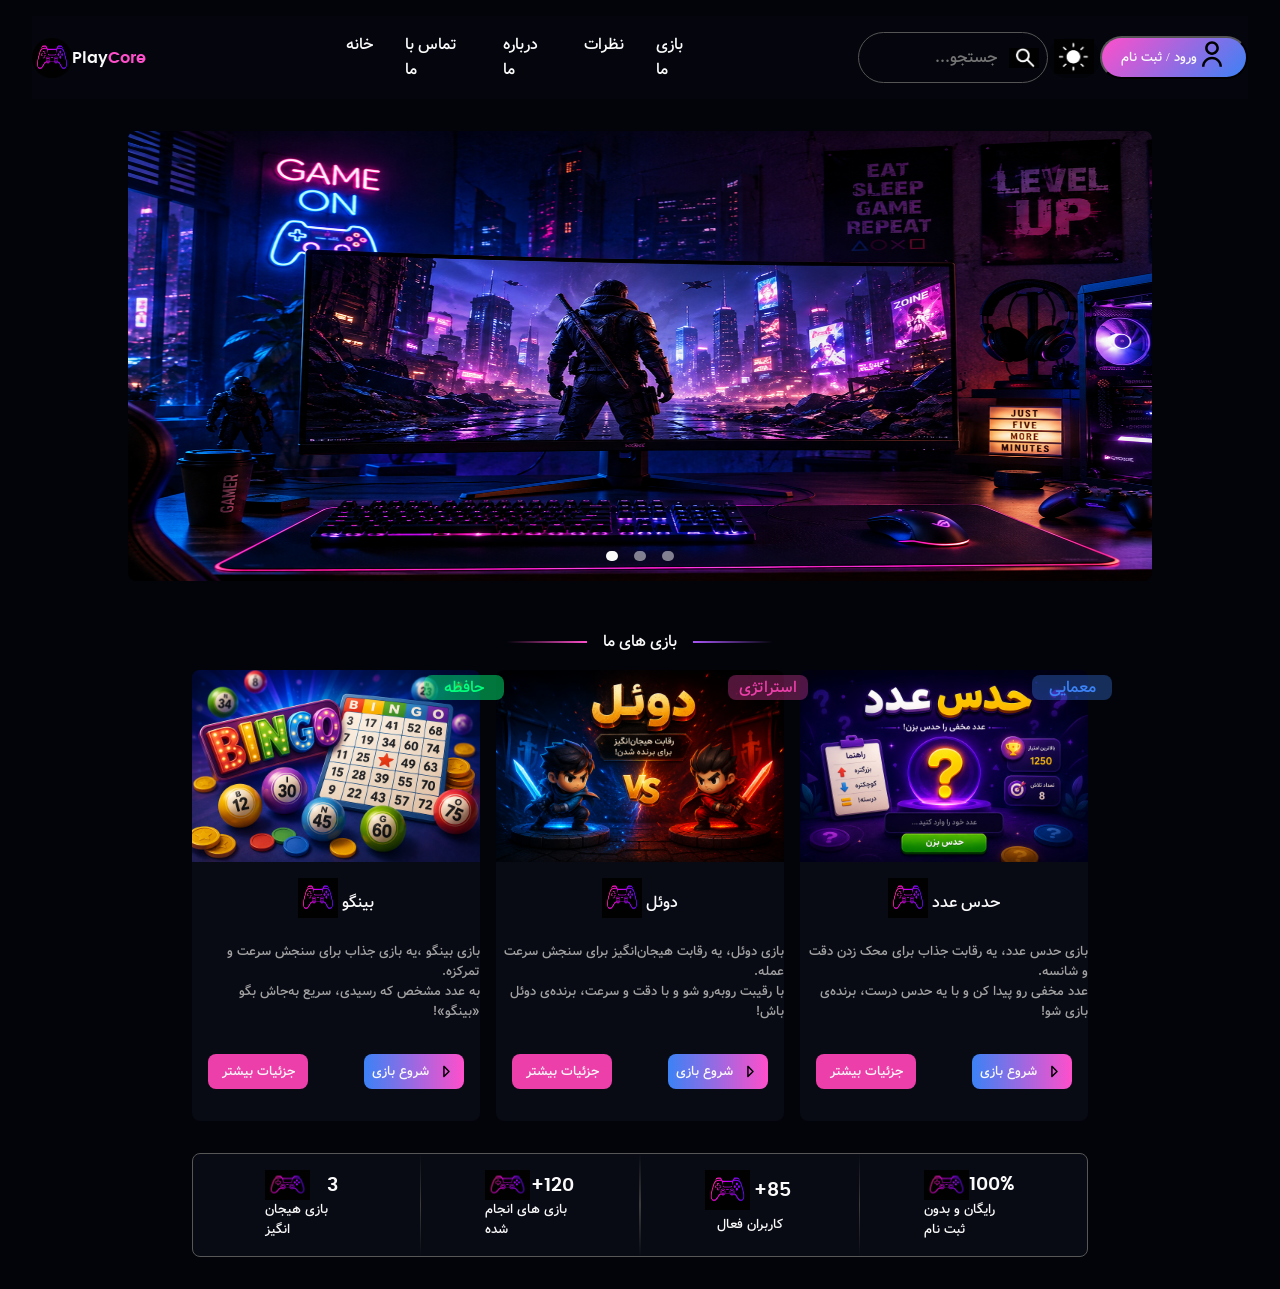
<file: index.html>
<!DOCTYPE html><html lang="en" dir="ltr"><head>
    <meta charset="UTF-8">
    <meta name="viewport" content="width=device-width, initial-scale=1.0">
    <meta http-equiv="X-UA-Compatible" content="ie=edge">
    <link rel="stylesheet" href="/gamehub.3a01df49.css">
    <script type="module" defer="" src="/gamehub.3c14d121.js"></script>
    <title>Game hub</title>
  </head>
  <body>
    <header>
      <div class="header-left">
        <img src="/file_0000000025fc820a92a024c078c19c43.ff9dfb0a.png" alt="">
        <p>Play<span>Core</span></p>
      </div>
      <ul class="nav">
        <li class="nav_link">خانه</li>
        <li class="nav_link">تماس با ما</li>
        <li class="nav_link">درباره ما</li>
        <li class="nav_link">نظرات</li>
        <li class="nav_link">بازی ما</li>
      </ul>
      <div class="search">
        <input type="text" value="" placeholder="جستجو...">
        <img src="/white.7c7e4257.png" alt="">
      </div>
      <button class="change-mood">
        <img class="mosun" src="/white-Sun.6826733d.png" alt="">
      </button>
      <button class="box-log">
        ورود / ثبت نام
        <span class="sd"><img src="/user%201.e1bb61e7.svg" alt=""></span>
      </button>
    </header>
    <main>
      <section class="sectionslider">
        <div class="div-slide">
          <div class="slide slider-1">
            <img class="img-slide" src="/ChatGPT%20Image%20Aug%2017,%202026,%2002_09_22%20PM.dfbe342d.png" alt="">
          </div>
          <div class="slide slider-2">
            <img class="img-slide" src="/ChatGPT%20Image%20Aug%2017,%202026,%2003_26_20%20PM.a7c30b25.png" alt="">
          </div>
          <div class="slide slider-3">
            <img class="img-slide" src="/2026-08-17-16-11-37-night_city_boy_cyberpunk_2077_4k_3a.12cf2d55.jpg" alt="">
          </div>
          <button class="slider-button slider-button-left">
            <img src="/left%20arrow%202.1b0b0e1b.svg" alt="">
          </button>
          <button class="slider-button slider-button-right">
            <img src="/right%20arrow%202.039d2b45.svg" alt="">
          </button>
          <div class="dots"></div>
        </div>
      </section>
      <div class="flex-middle-text">
        <p class="middle-text">بازی های ما</p>
      </div>
      <section class="flex-cart" id="games">
        <div class="cart">
          <img class="cart-header-img" src="/ChatGPT%20Image%20Aug%2016,%202026,%2008_30_28%20PM.6d6a9234.png" alt="">
          <p class="text-header-cart">
            <span><img class="cart-logo-img" src="/file_0000000025fc820a92a024c078c19c43.ff9dfb0a.png" alt=""></span>
            بینگو
          </p>
          <p class="text-under-header-cart">
            بازی بینگو ،یه بازی جذاب برای سنجش سرعت و تمرکزه.<br>
            به عدد مشخص که رسیدی، سریع به‌جاش بگو «بینگو»!
          </p>
          <div class="flex-end-cart">
            <div class="div-left-end-cart" data-slide="1">جزئیات بیشتر</div>
            <div>
              <a class="button-start-game" href="/bingo/indexbingo.html">
                شروع بازی
                <img class="button-start-game-img" src="/right%20arrow%201.8f55affa.svg" alt=""></a>
            </div>
          </div>
          <span class="zhanr-memory">حافظه</span>
        </div>
        <div class="cart">
          <img class="cart-header-img" src="/ChatGPT%20Image%20Aug%2016,%202026,%2009_51_55%20PM.6989d43e.png" alt="">
          <p class="text-header-cart">
            <span><img class="cart-logo-img" src="/file_0000000025fc820a92a024c078c19c43.ff9dfb0a.png" alt=""></span>
            دوئل
          </p>
          <p class="text-under-header-cart">
            بازی دوئل، یه رقابت هیجان‌انگیز برای سنجش سرعت عمله.<br>
            با رقیبت روبه‌رو شو و با دقت و سرعت، برنده‌ی دوئل باش!
          </p>
          <div class="flex-end-cart">
            <div class="div-left-end-cart" data-slide="2">جزئیات بیشتر</div>
            <div>
              <a class="button-start-game" href="/pig/pig.html">شروع بازی
                <img class="button-start-game-img" src="/right%20arrow%201.8f55affa.svg" alt=""></a>
            </div>
          </div>
          <span class="zhanr-plane">استراتژی</span>
        </div>
        <div class="cart">
          <img class="cart-header-img" src="/ChatGPT%20Image%20Aug%2016,%202026,%2009_55_25%20PM.a50392c7.png" alt="">
          <p class="text-header-cart">
            <span><img class="cart-logo-img" src="/file_0000000025fc820a92a024c078c19c43.ff9dfb0a.png" alt=""></span>
            حدس عدد
          </p>
          <p class="text-under-header-cart">
            بازی حدس عدد، یه رقابت جذاب برای محک زدن دقت و شانسه.<br>
            عدد مخفی رو پیدا کن و با یه حدس درست، برنده‌ی بازی شو!
          </p>
          <div class="flex-end-cart">
            <div class="div-left-end-cart" data-slide="3">جزئیات بیشتر</div>
            <div>
              <a class="button-start-game" href="/guess/guess.html">
                شروع بازی
                <img class="button-start-game-img" src="/right%20arrow%201.8f55affa.svg" alt=""></a>
            </div>
          </div>
          <span class="zhanr-secret">معمایی</span>
        </div>
      </section>
    </main>
    <footer>
      <div class="footer-box">
        <img src="/file_0000000025fc820a92a024c078c19c43.ff9dfb0a.png" alt="">
        <span class="text-top-footer">3</span>
        <p class="text-bottom-footer">بازی هیجان انگیز</p>
      </div>
      <div class="footer-box border-footer">
        <img src="/file_0000000025fc820a92a024c078c19c43.ff9dfb0a.png" alt="">
        <span class="text-top-footer">+120</span>
        <p class="text-bottom-footer">بازی های انجام شده</p>
      </div>
      <div class="footer-box border-footer">
        <img src="/file_0000000025fc820a92a024c078c19c43.ff9dfb0a.png" alt="">
        <span class="text-top-footer">+85</span>
        <p class="text-bottom-footer">کاربران فعال</p>
      </div>
      <div class="footer-box">
        <img src="/file_0000000025fc820a92a024c078c19c43.ff9dfb0a.png" alt="">
        <span class="text-top-footer">100%</span>
        <p class="text-bottom-footer">رایگان و بدون ثبت نام</p>
      </div>
    </footer>
    <section class="section-data">
      <button class="close-data">x</button>
      <section class="section-data-1 general">
        <div class="data">
          <p>
            🎯 بازی بینگو <br>
            در بازی بینگو باید حواست به اعداد باشه! بازی در سه سطح آسان، متوسط و
            سخت و با سه رنج اعداد ۱۰۰، ۲۰۰ و ۳۰۰ انجام میشه. همچنین می‌تونی
            انتخاب کنی که تو بازی رو شروع کنی یا حریفت.
            <br>
            اما قانون اصلی بازی اینه: هر وقت به عددی رسیدی که مضرب ۷ هست یا خود
            عدد شامل رقم ۷ میشه، باید سریع بگی «بینگو!» 🎯 اگه فراموش کنی یا
            اشتباه بگی، بازی رو می‌بازی!
          </p>
        </div>
      </section>
      <section class="section-data-2 general">
        <div class="data">
          ⚔️ بازی دوئل
          <br>
          در بازی دوئل، دو بازیکن با تکیه بر شانس و ریسک با یکدیگر رقابت
          می‌کنند. در هر نوبت می‌توانید چندین بار تاس بیندازید و اعداد تاس‌ها با
          هم جمع می‌شوند. اگر احساس کردید ریسک کافی است، با انتخاب گزینه Hold
          امتیاز جمع‌شده را در کیسه خود ذخیره کرده و نوبت را به حریف می‌دهید.
          <br>
          اما مراقب باشید! 🎲 اگر هنگام تاس انداختن عدد ۱ ظاهر شود، تمام امتیاز
          جمع‌شده در آن نوبت از بین می‌رود و چیزی به کیسه شما اضافه نمی‌شود. در
          نهایت، اولین بازیکنی که مجموع امتیاز کیسه‌اش به ۱۰۰ برسد، برنده بازی
          است.🏆
        </div>
      </section>
      <section class="section-data-3 general">
        <div class="data">
           🎯 بازی حدس عدد
          <br>
          در بازی حدس عدد، کامپیوتر یک عدد تصادفی بین ۱ تا ۱۰۰ انتخاب
          می‌کند و آن را مخفی نگه می‌دارد. شما ۲۰ فرصت دارید تا عدد موردنظر
          را پیدا کنید.
          <br>
          بعد از هر حدس، کامپیوتر راهنمایی‌تان می‌کند که عدد مخفی بزرگ‌تر یا
          کوچک‌تر از حدس شماست. هرچه با حدس‌های کمتری عدد را پیدا کنید،
          امتیاز و رکورد بهتری ثبت می‌کنید. اما اگر تعداد حدس‌هایتان از ۲۰
          بار بیشتر شود، بازی را می‌بازید! 🏆
        </div>
        
      </section>
      
    </section>
    <div class="overlay hidden"></div>
  

</body></html>
</file>
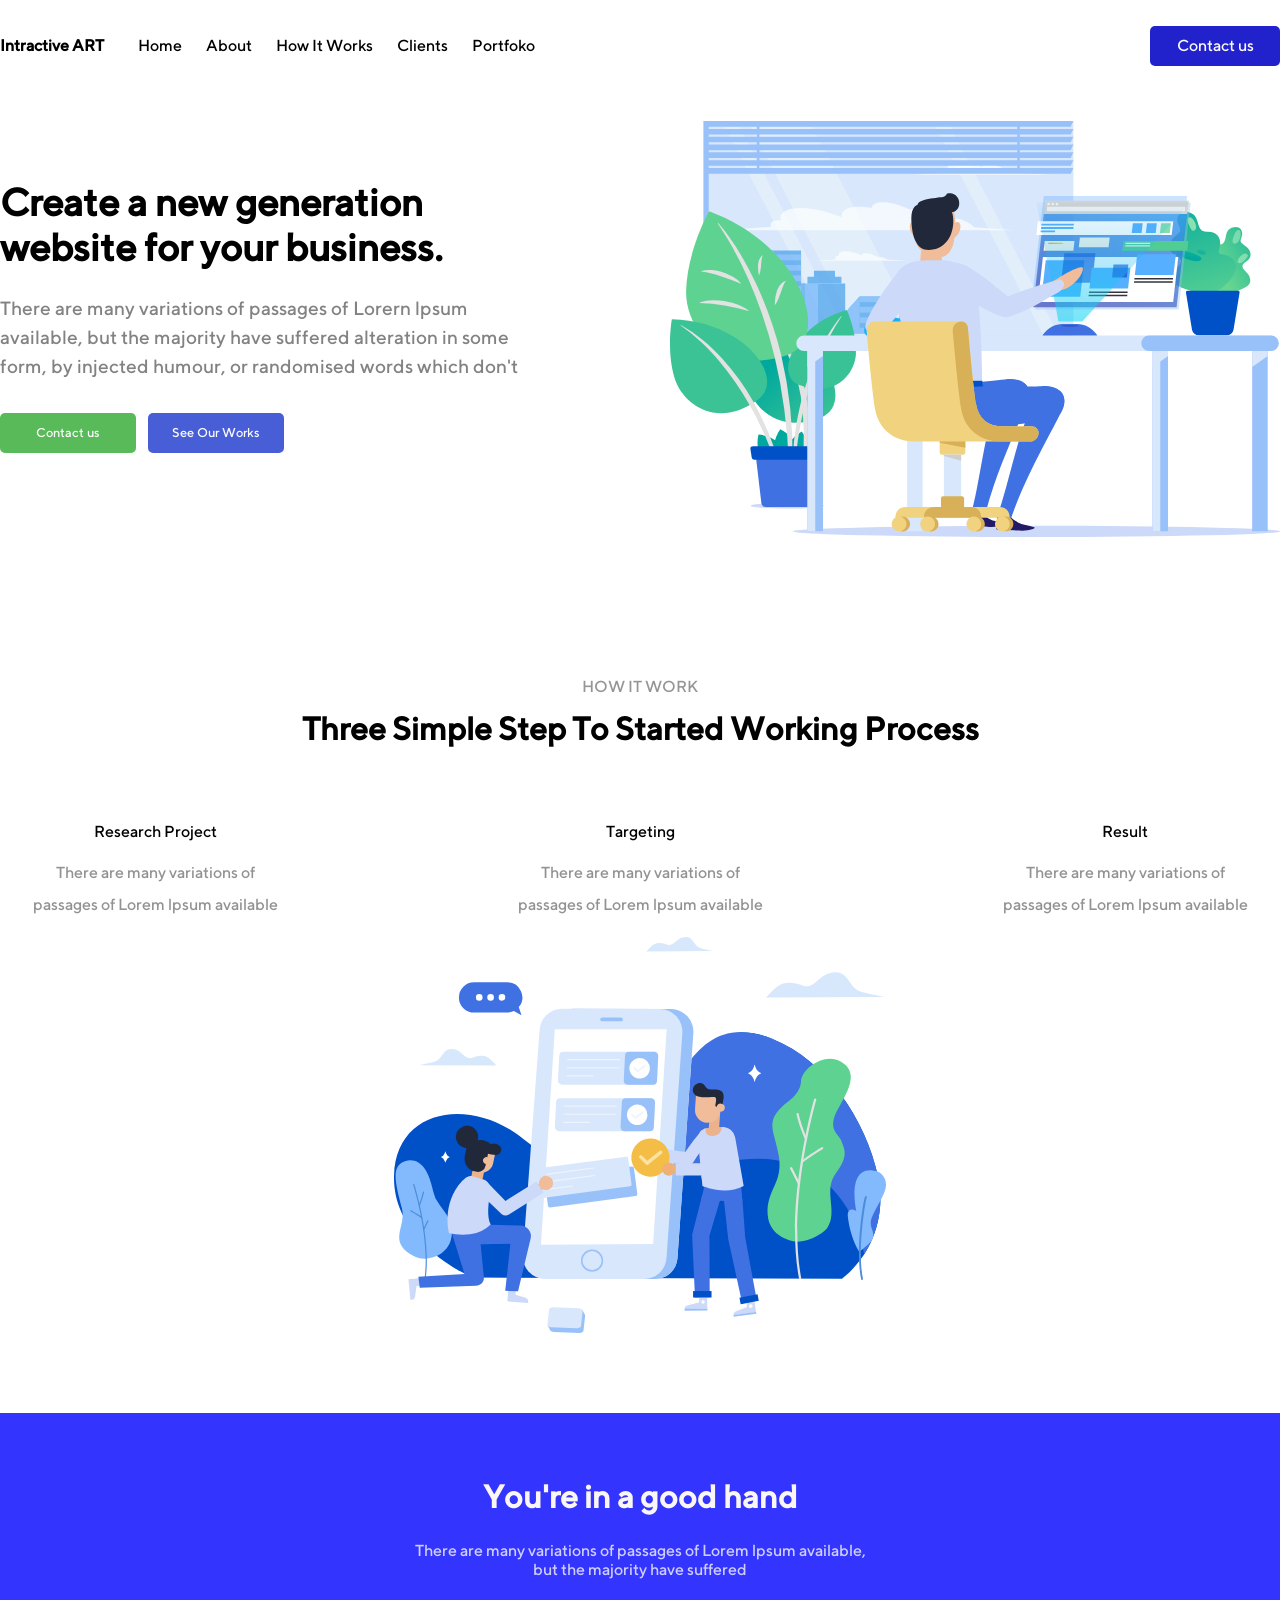
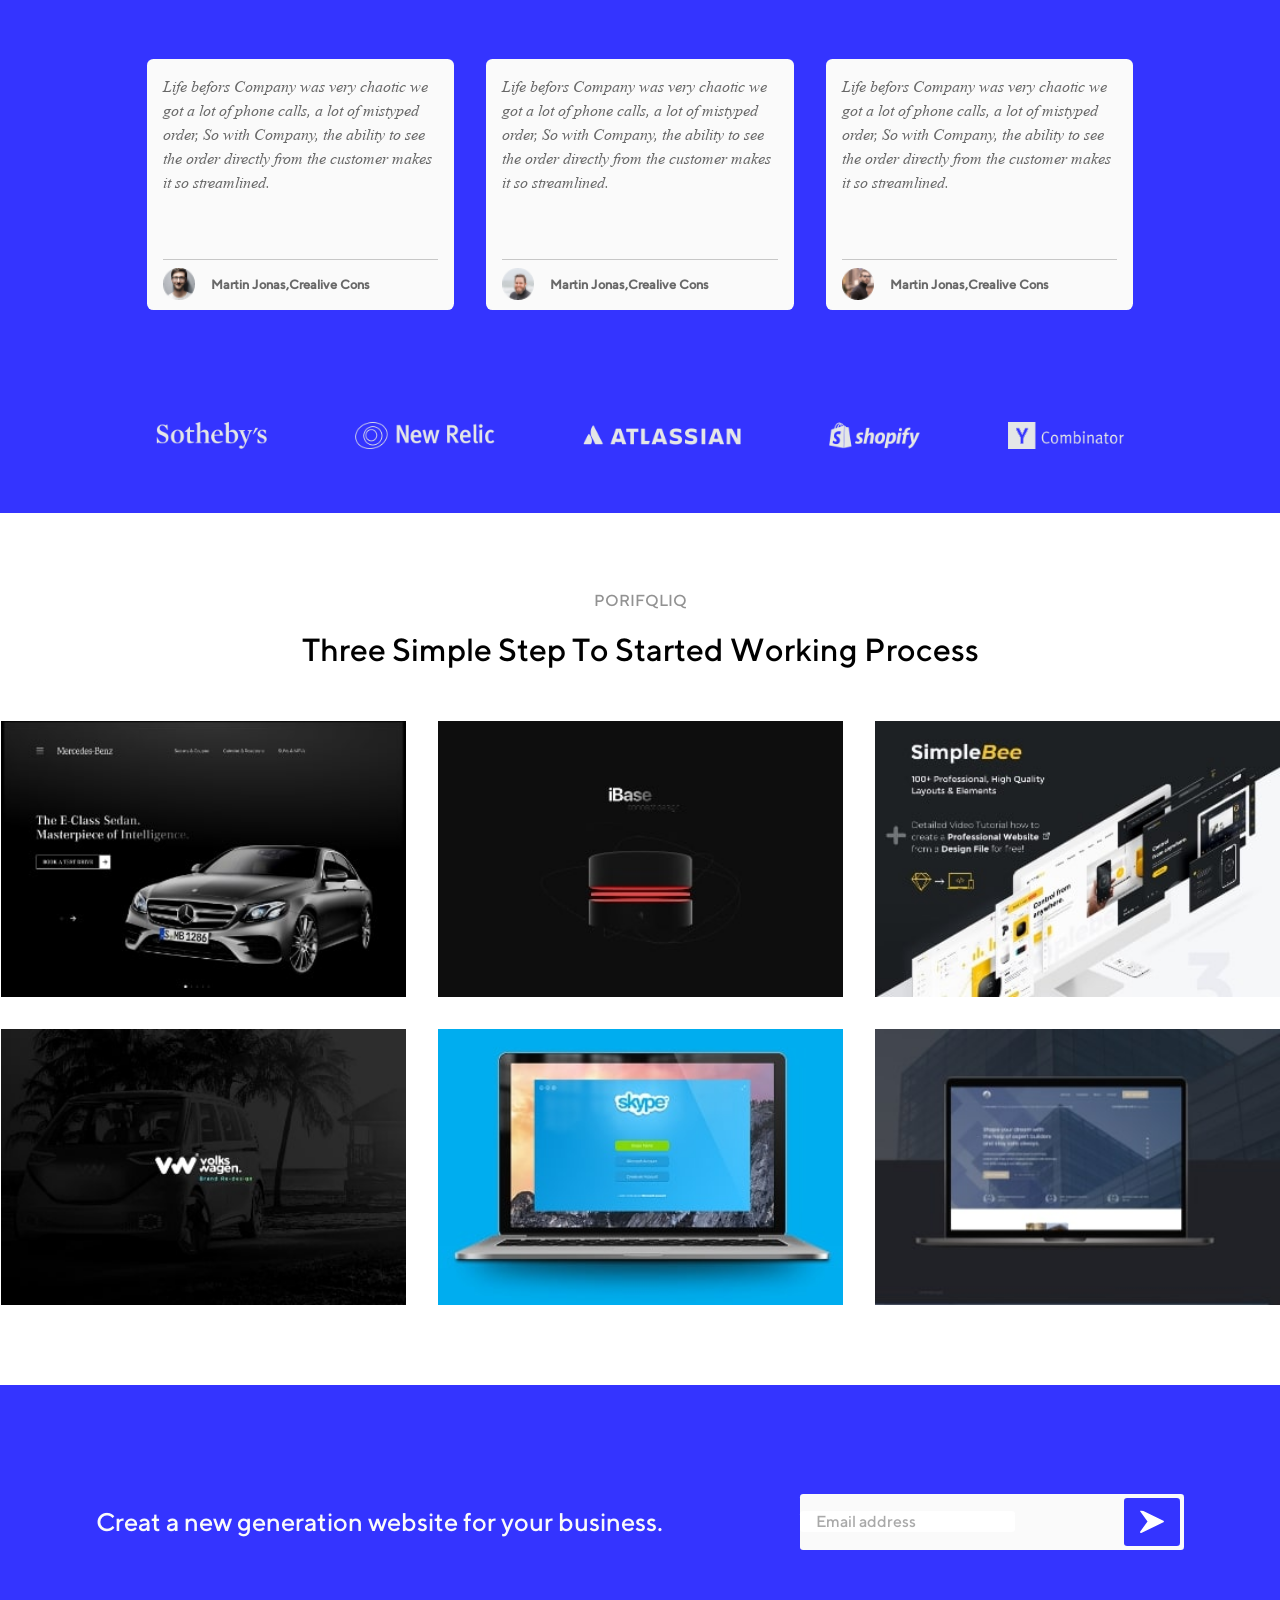
<file: website-ready (1)/index.html>
<!doctype html>
<html lang="en">
  <head>
    <meta charset="UTF-8" />
    <meta name="viewport" content="width=device-width, initial-scale=1.0" />
    <meta http-equiv="X-UA-Compatible" content="ie=edge" />
    <link rel="stylesheet" href="style.css" />
    <title>company</title>
  </head>
  <body>
    <header class="container header">
      <div class="divh1">
        <p class="h1">Intractive ART</p>
        <li>Home</li>
        <li>About</li>
        <li>How It Works</li>
        <li>Clients</li>
        <li>Portfoko</li>
      </div>
      <div class="btnheader">
        <p>Contact us</p>
      </div>
      <div class="hamburger">
        <span></span>
        <span></span>
        <span></span>
      </div>
      <div class="menu__hamburger">
        <li>Home</li>
        <li>About</li>
        <li>How It Works</li>
        <li>Clients</li>
        <li>Portfoko</li>
      </div>
    </header>
    <main class="container">
      <div class="main1">
        <div><img width="610px" src="images/header-img.svg" alt="" /></div>
        <div class="maindiv12">
          <div class="maintext">
            <h1>Create a new generation website for your business.</h1>
            <p class="textunderh1">
              There are many variations of passages of Lorern lpsum available,
              but the majority have suffered alteration in some form, by
              injected humour, or randomised words which don't
            </p>
          </div>
          <div class="maindivbtn">
            <p class="btnmain1">Contact us</p>
            <p class="btnmain2">See Our Works</p>
          </div>
        </div>
      </div>
      <div class="divtext">
        <p class="textmain">HOW IT WORK</p>
        <h2 class="textmainh2">Three Simple Step To Started Working Process</h2>
        <div class="divtext2">
          <div class="textfirst">
            <p>Research Project</p>
            <p class="textfirst2">
              There are many variations of<br />passages of Lorem lpsum
              available
            </p>
          </div>
          <div class="textfirst">
            <p>Targeting</p>
            <p class="textfirst2">
              There are many variations of<br />passages of Lorem lpsum
              available
            </p>
          </div>
          <div class="textfirst">
            <p>Result</p>
            <p class="textfirst2">
              There are many variations of<br />passages of Lorem lpsum
              available
            </p>
          </div>
        </div>
      </div>
      <div class="mainimage">
        <img src="images/main-img.svg" alt="" />
      </div>
    </main>
    <div class="middlemain">
      <div class="widthmain">
        <div class="middlemaintext">
          <h2 class="middletext">You're in a good hand</h2>
          <p class="middletext2">
            There are many variations of passages of Lorem lpsum available,<br />but
            the majority have suffered
          </p>
        </div>
        <div class="divparentidea">
          <div class="dividea">
            <div>
              <p>
                Life befors Company was very chaotic we got a lot of phone
                calls, a lot of mistyped order, So with Company, the ability to
                see the order directly from the customer makes it so
                streamlined.
              </p>
            </div>
            <div class="divimgidea">
              <img class="imgidea" src="images/person-1.png" alt="" />
              <p>Martin Jonas,Crealive Cons</p>
            </div>
          </div>
          <div class="dividea">
            <div>
              <p>
                Life befors Company was very chaotic we got a lot of phone
                calls, a lot of mistyped order, So with Company, the ability to
                see the order directly from the customer makes it so
                streamlined.
              </p>
            </div>
            <div class="divimgidea">
              <img class="imgidea" src="images/person-2.png" alt="" />
              <p>Martin Jonas,Crealive Cons</p>
            </div>
          </div>
          <div class="dividea">
            <div>
              <p>
                Life befors Company was very chaotic we got a lot of phone
                calls, a lot of mistyped order, So with Company, the ability to
                see the order directly from the customer makes it so
                streamlined.
              </p>
            </div>
            <div class="divimgidea">
              <img class="imgidea" src="images/person-3.png" alt="" />
              <p>Martin Jonas,Crealive Cons</p>
            </div>
          </div>
        </div>
        <div class="mainlogo">
          <img src="images/logo-1.svg" alt="" />
          <img src="images/logo-2.svg" alt="" />
          <img src="images/logo-3.svg" alt="" />
          <img src="images/logo-4.svg" alt="" />
          <img src="images/logo-5.svg" alt="" />
        </div>
      </div>
    </div>
    <main class="container">
      <div>
        <div class="textporifqliq">
          <p class="textporifqliq1">PORIFQLIQ</p>
          <p class="textporifqliq2">
            Three Simple Step To Started Working Process
          </p>
        </div>
        <div class="imgporifqliq">
          <img
            width="405px"
            height="276px"
            src="images/portfolio-1.jpg"
            alt=""
          />
          <img
            width="405px"
            height="276px"
            src="images/portfolio-2.jpg"
            alt=""
          />
          <img
            width="405px"
            height="276px"
            src="images/portfolio-3.jpg"
            alt=""
          />
          <img
            width="405px"
            height="276px"
            src="images/portfolio-4.jpg"
            alt=""
          />
          <img
            width="405px"
            height="276px"
            src="images/portfolio-5.jpg"
            alt=""
          />
          <img
            width="405px"
            height="276px"
            src="images/portfolio-6.jpg"
            alt=""
          />
        </div>
      </div>
    </main>
    <footer class="footer">
      <div class="containerfooter">
        <p class="footertext">
          Creat a new generation website for your business.
        </p>
        <div class="divinput">
          <input class="email" type="email" placeholder="Email address" />
          <img class="imgfooter" src="images/right-arrow.svg" alt="" />
        </div>
      </div>
    </footer>
  </body>
</html>
</file>
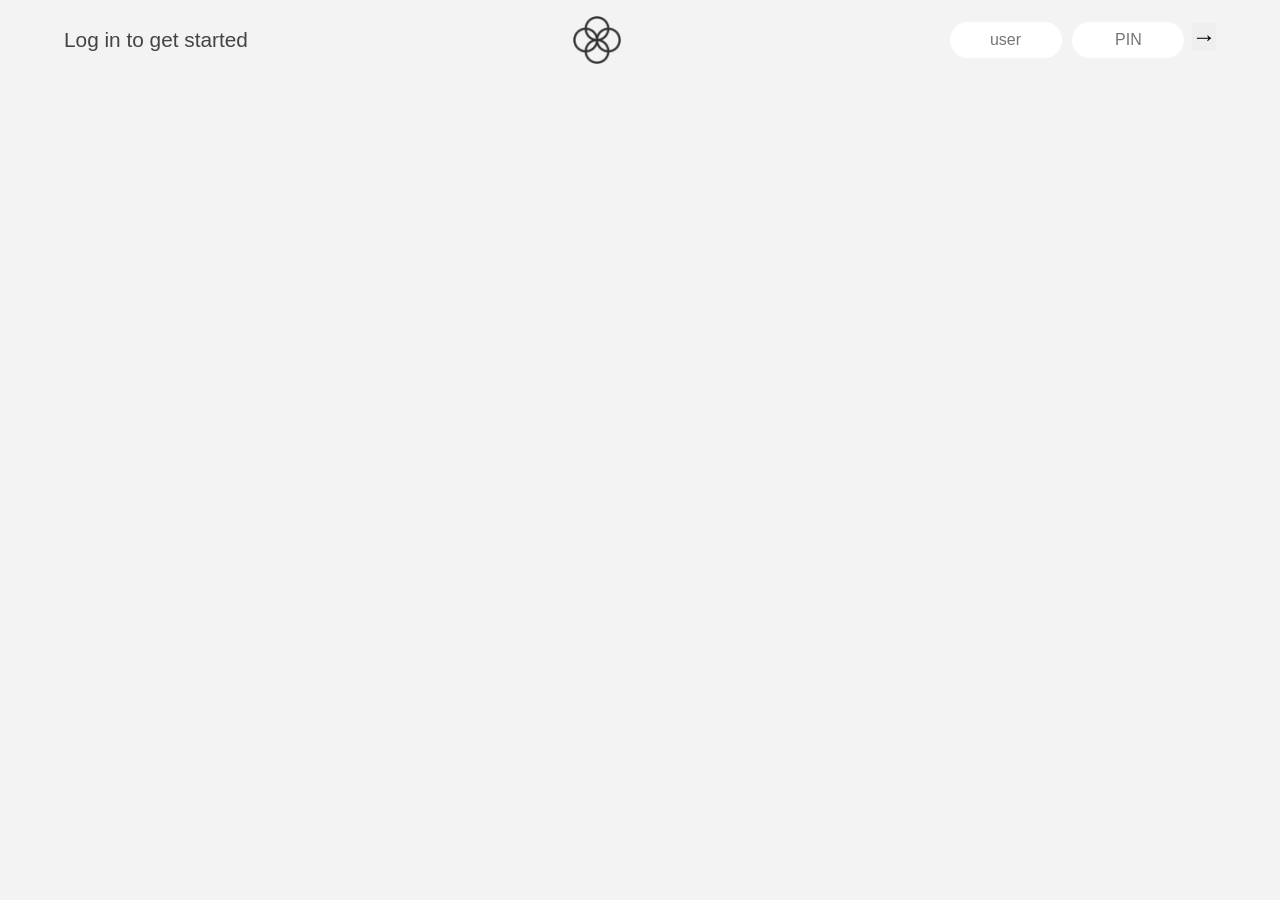
<file: bank.html>
<!doctype html>
<html lang="en">
  <head>
    <meta charset="UTF-8" />
    <meta name="viewport" content="width=device-width, initial-scale=1.0" />
    <meta http-equiv="X-UA-Compatible" content="ie=edge" />
    <link rel="stylesheet" href="stylebank.css" />
    <link rel="stylesheet" href="media.css">
    <link rel="shortcut icon" href="img/icon.png" type="image/x-icon">
    <title>Bank</title>
  </head>
  <body>
    <header class="container1 header-style">
      <p>Log in to get started</p>
      <img src="img/logo.png" alt="" />
      <div>
        <input class="input-header1" type="text" placeholder="user"  />
        <input class="input-header2" type="text" placeholder="PIN" maxlength="4"/>
        <button class="button-header">→</button>
      </div>
    </header>
    <main class="container2">
      <section class="header-main">
        <div class="header-main-left">
          <p class="header-main-text-left">Current balance</p>
          <p class="header-main-text-left-2">As of 04/07/2026, 14:04</p>
        </div>
        <p class="header-main-text-right">25 952,59 €</p>
      </section>
      <section class="grid-section-2">
        <div class="item1">
          <div class="item12">
            <div class="item1-number item1-number-positive">23 desposit</div>
            <div class="item1-date">Today</div>
            <div class="item1-money">50 000,00 €</div>
          </div>
        </div>
        <div class="item2">
          <div class="item21">
            <p class="item2-text-header">Transfer money</p>
            <div class="item2-div-input">
              <input class="item2-input" type="text" />
              <input class="item2-input" type="number" />
              <button class="item2-button">→</button>
            </div>
            <div class="item2-text-down">
              <p>Transfer to</p>
              <p>Amount</p>
            </div>
          </div>
        </div>
        <div class="item3">
          <div class="item21">
            <p class="item2-text-header">Request loan</p>
            <div class="item2-div-input">
              <input class="item3-input" type="number" />
              <button class="item3-button">→</button>
            </div>
            <div class="item3-text-down">
              <p>Amount</p>
            </div>
          </div>
        </div>
        <div class="item4">
          <div class="item21">
            <p class="item2-text-header">Close account</p>
            <div class="item2-div-input">
              <input class="item4-input1" type="text" />
              <input class="item4-input2" type="text" maxlength="4" />
              <button class="item4-button">→</button>
            </div>
            <div class="item4-text-down">
              <p>Confirm user</p>
              <p>Confirm PIN</p>
            </div>
          </div>
        </div>
      </section>
    </main>
    <footer class="container3">
      <div class="footer-div-item">
        <p class="footer-text">IN</p>
        <p class="footer-in-money">50 000,00 €</p>
      </div>
      <div class="footer-div-item">
        <p class="footer-text">OUt</p>
        <p class="footer-out-money" >50 000,00 €</p>
      </div>
      <div class="footer-div-item">
        <p class="footer-text">INTEREST</p>
        <p class="footer-interest-money">50 000,00 €</p>
      </div>
      <button class="footer-sort">
        ↓ SORT
      </button>
      <div class="time"><p></p></div>
    </footer>
    <script src="scriptbank.js"></script>
  </body>
</html>
</file>
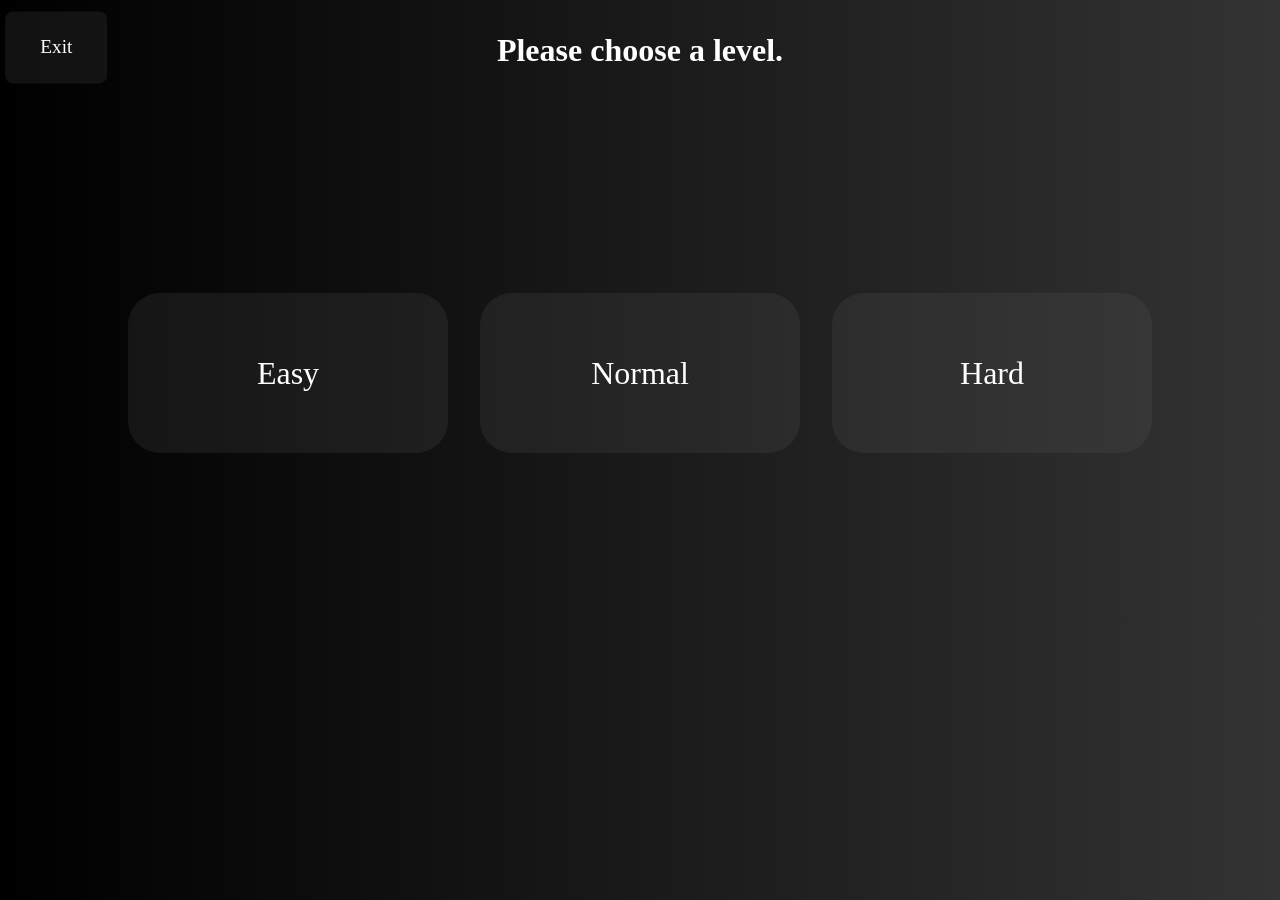
<file: bingo/indexbingo.html>
<!DOCTYPE html><html lang="en"><head>
    <meta charset="UTF-8">
    <meta name="viewport" content="width=device-width, initial-scale=1.0">
    <meta http-equiv="X-UA-Compatible" content="ie=edge">
    <link rel="stylesheet" href="/indexbingo.dd4ca17c.css">
    <script defer="" src="/indexbingo.b19208bb.js"></script>
    <title>Bingo</title>
  </head>
  <body>
    <h1 class="header-text">Please choose a level.</h1>
    <a class="exit">Exit</a>
    <main class="container">
      <section class="level">
        <div class="item easy">Easy</div>
        <div class="item normal">Normal</div>
        <div class="item hard">Hard</div>
      </section>
      <section class="number">
        <div class="item 100">100</div>
        <div class="item 200">200</div>
        <div class="item 300">300</div>
      </section>
      <section class="turn">
        <div class="item you">You</div>
        <div class="item me">Me</div>
      </section>
      <section class="game-container">
        <div class="palyer  back1">
          <span class="name1">Palyer 1</span>
          <span class="firstnumber">0</span>
          <span class="timer1">timer : 10</span>
        </div>
        <div class="palyer  back2">
          <span class="name2">Palyer 2</span>
          <span class="secondnumber">0</span>
          <span class="timer2">timer : 10</span>
        </div>
        <div class="option bingo">bingo</div>
        <div class="option org-number">0</div>
        <div class="again">Play again</div>
      </section>
    </main>
    
  

<script src="/indexbingo.15a8d4e3.js"></script></body></html>
</file>
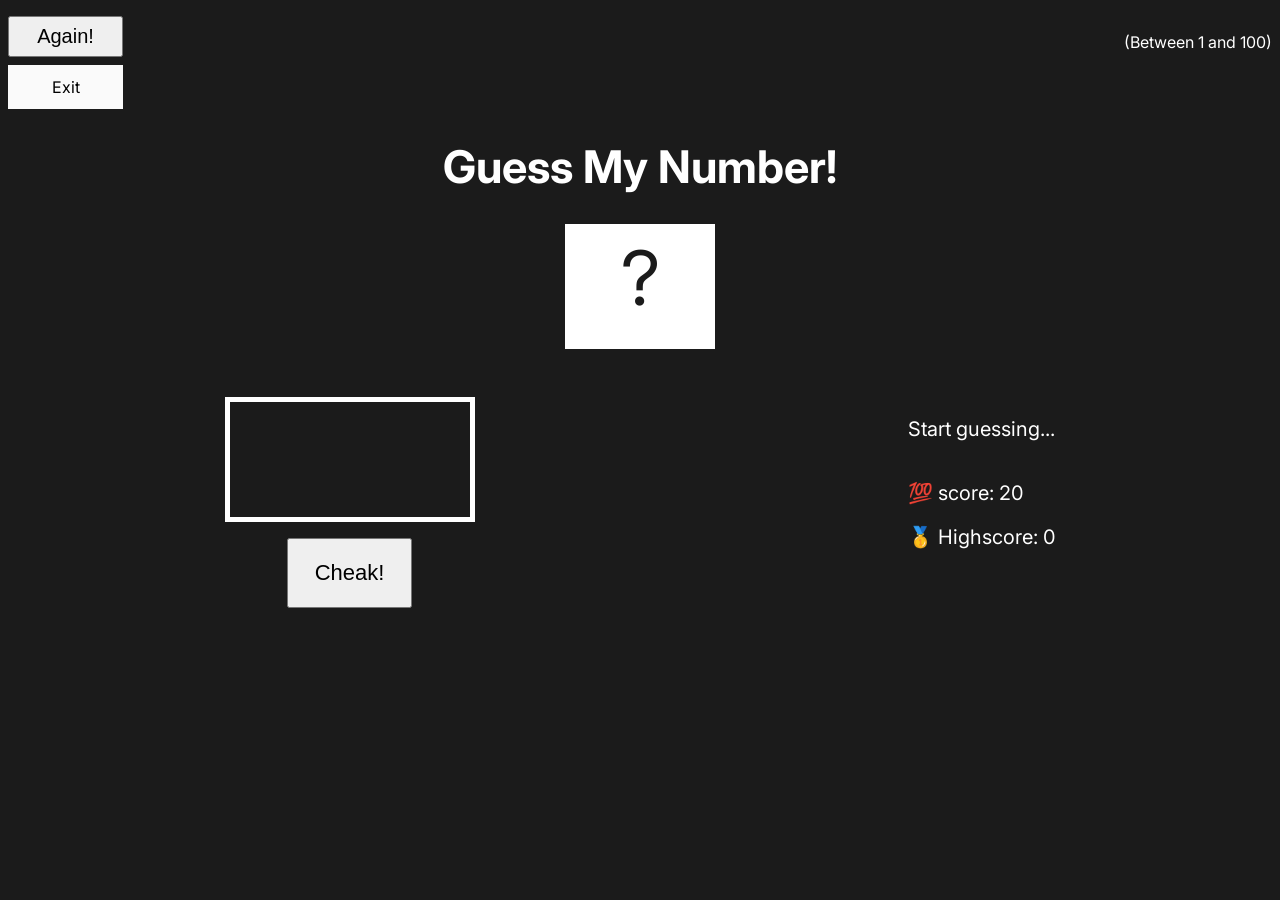
<file: guess/guess.html>
<!DOCTYPE html><html lang="en" dir="ltr"><head>
    <meta charset="UTF-8">
    <meta name="viewport" content="width=device-width, initial-scale=1.0">
    <meta http-equiv="X-UA-Compatible" content="ie=edge">
    <link rel="preconnect" href="https://fonts.googleapis.com">
    <link rel="preconnect" href="https://fonts.gstatic.com" crossorigin="">
    <link href="https://fonts.googleapis.com/css2?family=Inter:wght@400;500;600;700&amp;display=swap" rel="stylesheet">
    <link rel="stylesheet" href="/guess.7cfe061f.css">
    <script defer="" src="/guess.bd4d8646.js"></script>
    <title>Guess My Number!</title>
  </head>
  <body>
    <header class="header">
      <div class="left-header">
        <button class="again">Again!</button>
        <a class="exit">Exit</a>
      </div>
      
      <p class="between">(Between 1 and 100)</p>
    </header>
    <main>
      <h1 class="guess">Guess My Number!</h1>
      <div class="orgnumber">?</div>
      <section class="flex-org-main">
       
        
        <div class="left">
          <input type="number" class="input">
          <button class="cheak">Cheak!</button>
        </div>
         <div class="right">
          <p class="text">Start guessing...</p>
          <div class="rightup">
            <p>💯 score: <span class="score">20</span></p>
            <p>🥇 Highscore: <span class="highscore">0</span></p>
          </div>
      </div></section>
    </main>
  

<script src="/guess.3707af11.js"></script></body></html>
</file>
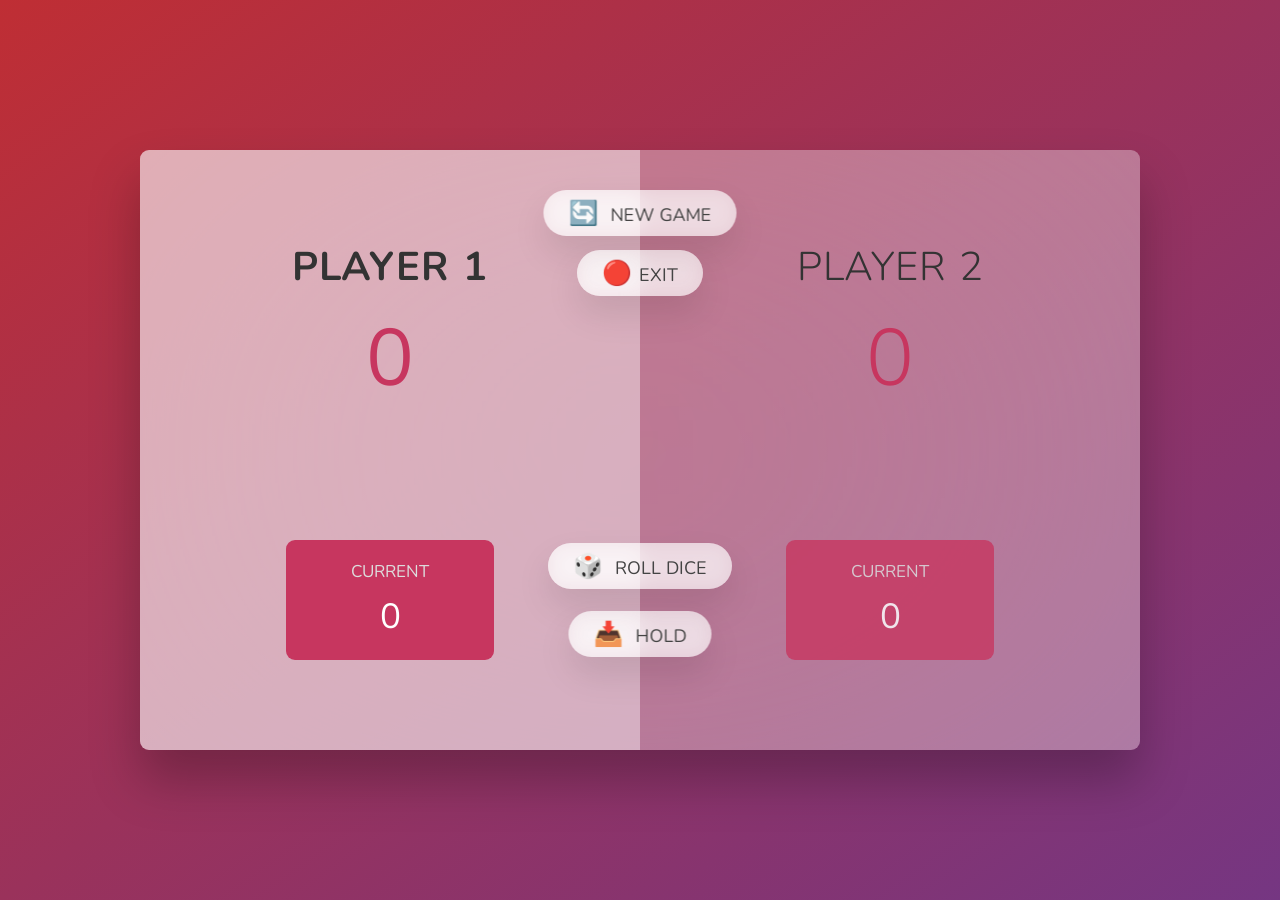
<file: pig/pig.html>
<!DOCTYPE html><html lang="en"><head>
    <meta charset="UTF-8">
    <meta name="viewport" content="width=device-width, initial-scale=1.0">
    <meta http-equiv="X-UA-Compatible" content="ie=edge">
    <link rel="stylesheet" href="/pig.17e99748.css">
    <script defer="" src="/pig.0037b39c.js"></script>
    <title>Pig Game</title>
</head>
<body>
    
    <main>
        <section class="player player--0 player--active">
            <h2 class="name" id="name--0">Player 1</h2>
            <p class="score" id="score--0">43</p>
            <div class="current">
                <p class="current-label">Current</p>
                <p class="current-score" id="current--0">0</p>
            </div>
        </section>
        <section class="player player--1">
            <h2 class="name" id="name--1">Player 2</h2>
            <p class="score" id="score--1">24</p>
            <div class="current">
                <p class="current-label">Current</p>
                <p class="current-score" id="current--1">0</p>
            </div>
        </section>

        <img src="/dice-5.eeadbf70.png" alt="Playing dice" class="dice">
        <button class="btn btn--new">🔄 New game</button>
        <a class="btn btn--exit">🔴Exit</a>
        <button class="btn btn--roll">🎲 Roll dice</button>
        <button class="btn btn--hold">📥 Hold</button>
    </main>
    


<script src="/pig.b03897c8.js"></script></body></html>
</file>
<file: gamehub.3a01df49.css>
@font-face {
  font-family: Vazir Light;
  src: local(Vazir Light), url("Vazir-Light-FD-WOL.c31227e4.woff2") format("woff2");
}

@font-face {
  font-family: Vazir Thin;
  src: local(Vazir Thin), url("Vazir-Thin-FD-WOL.42d871f9.woff2") format("woff2");
}

@font-face {
  font-family: Vazir Medium;
  src: local(Vazir Medium), url("Vazir-Medium-FD-WOL.e03f9752.woff2") format("woff2");
}

@font-face {
  font-family: Vazir FD;
  src: local(Vazir FD), url("Vazir-FD-WOL.05592ec2.woff2") format("woff2");
}

@font-face {
  font-family: Vazir Bold;
  src: local(Vazir BOld), url("Vazir-Bold-FD-WOL.de264de9.woff2") format("woff2");
}

@font-face {
  font-family: poppins;
  font-style: normal;
  font-weight: 900;
  src: url("poppins-bold-webfont.c8717832.woff") format("woff");
}

@font-face {
  font-family: poppins;
  font-style: normal;
  font-weight: 700;
  src: url("poppins-bold-webfont.c8717832.woff") format("woff");
}

@font-face {
  font-family: poppins;
  font-style: normal;
  font-weight: 500;
  src: url("poppins-medium-webfont.34b820fa.woff") format("woff");
}

@font-face {
  font-family: poppins;
  font-style: normal;
  font-weight: 600;
  src: url("poppins-semibold-webfont.6fd9a4d9.woff") format("woff");
}

@font-face {
  font-family: poppins;
  font-style: normal;
  font-weight: 400;
  src: url("poppins-regular-webfont.325f2814.woff") format("woff");
}

@font-face {
  font-family: poppins;
  font-style: normal;
  font-weight: 300;
  src: url("poppins-light-webfont.aaa40ffd.woff") format("woff");
}

:root {
  --background-org: #03040a;
  --header: #05060d;
  --background-Cart: #080a14;
  --hover-Cart: #0d1020;
  --pink: #ff4fcb;
  --blune: #3b82f6;
  --pinkne: #ec3fa9;
  --purple: #a855f7;
}

html {
  scroll-behavior: smooth;
}

* {
  box-sizing: border-box;
}

body {
  background-color: var(--background-org);
  margin: 0;
  font-family: poppins;
  overflow-x: hidden;
}

header {
  background-color: var(--header);
  width: inherit;
  flex-direction: row;
  justify-content: space-between;
  align-items: center;
  margin: 1rem 2rem;
  display: flex;
}

.header-left {
  align-items: center;
  font-weight: 600;
  display: flex;
}

.header-left span {
  color: var(--pink);
}

.header-left p {
  color: #fafafa;
}

ul {
  color: #fafafa;
  flex-direction: row;
  gap: 2rem;
  margin: 0 10rem;
  font-family: Vazir Medium;
  list-style: none;
  display: flex;
}

ul li {
  cursor: pointer;
  border-bottom: 1px solid #0000;
  padding: 1rem 0;
  transition: all .14s ease-in 20ms;
}

.header-left img {
  border-radius: 2rem;
  width: 40px;
  height: 40px;
}

input {
  appearance: none;
  color: #fafafa;
  direction: rtl;
  background: none;
  border: none;
  outline: none;
  width: 150px;
  padding: 12px;
  font-family: Vazir Medium;
  font-size: 16px;
}

.search {
  border: 1px solid #555;
  border-radius: 2rem;
  align-items: center;
  padding: 0 .5rem 0 0;
  display: flex;
}

.search img {
  width: 30px;
  height: 20px;
}

.box-log {
  color: #fafafa;
  background-image: linear-gradient(135deg, var(--pink), var(--blune));
  cursor: pointer;
  border-radius: 2rem;
  justify-content: center;
  align-items: center;
  width: 150px;
  font-family: Vazir Medium;
  display: flex;
}

.box-log img {
  width: 30px;
  height: 30px;
}

.hover {
  color: var(--pink);
  border-bottom-color: var(--pink);
}

.mosun {
  width: 40px;
  height: 35px;
}

.change-mood {
  background-color: var(--background-org);
  cursor: pointer;
  border-width: 0;
  border-radius: 10rem;
}

.img-slide {
  width: 1280px;
  height: 450px;
}

.sectionslider {
  justify-content: center;
  margin: 2rem 0;
  display: flex;
}

.div-slide {
  border-radius: .5rem;
  justify-content: center;
  width: 80%;
  height: 450px;
  display: flex;
  position: relative;
  overflow: hidden;
}

.slide {
  position: absolute;
}

.slider-button {
  cursor: pointer;
  background-color: #41414190;
  border: 0;
  border-radius: 4rem;
  justify-content: center;
  align-items: center;
  width: 50px;
  height: 50px;
  display: flex;
  position: absolute;
}

.slider-button-left {
  transform: translate(-580px, 200px);
}

.slider-button-right {
  transform: translate(580px, 200px);
}

.dots {
  gap: 1rem;
  display: flex;
  position: absolute;
}

.dots__dot {
  opacity: .5;
  cursor: pointer;
  background-color: #fafafa;
  border: 0;
  border-radius: 1rem;
  width: 5px;
  height: 10px;
  transform: translate(0, 420px);
}

.dots__dot--active {
  opacity: 1;
}

.flex-middle-text {
  justify-content: center;
  align-items: center;
  gap: 1rem;
  display: flex;
}

.flex-middle-text:before {
  content: "";
  background-image: linear-gradient(to left, var(--pink), transparent);
  width: 80px;
  height: 2px;
}

.flex-middle-text:after {
  content: "";
  background-image: linear-gradient(to right, var(--purple), transparent);
  width: 80px;
  height: 2px;
}

.middle-text {
  color: #fafafa;
  font-family: Vazir Medium;
}

.flex-cart {
  justify-content: center;
  align-items: center;
  gap: 1rem;
  width: 70%;
  margin: auto;
  display: flex;
}

.cart {
  color: #fafafa;
  background-color: var(--background-Cart);
  border-radius: .5rem;
  flex-direction: column;
  align-items: center;
  width: 100%;
  font-family: Vazir Medium;
  display: flex;
}

.cart-header-img {
  border-radius: .5rem .5rem 0 0;
  width: 100%;
}

.text-header-cart {
  align-items: center;
  gap: .2rem;
  display: flex;
}

.cart-logo-img {
  width: 40px;
  height: 40px;
}

.text-under-header-cart {
  color: #a2a2a2;
  direction: rtl;
  margin: 0;
  font-size: .8rem;
}

.flex-end-cart {
  justify-content: space-between;
  width: 100%;
  padding: 2rem 1rem;
  display: flex;
}

.button-start-game {
  background-image: linear-gradient(to left, var(--pink), var(--blune));
  cursor: pointer;
  border-radius: .5rem;
  justify-content: right;
  align-items: center;
  width: 100px;
  font-size: .8rem;
  display: flex;
}

.button-start-game-img {
  width: 35px;
}

.button-start-game:hover {
  opacity: .8;
}

.div-left-end-cart {
  background-color: var(--pinkne);
  cursor: pointer;
  border-radius: .5rem;
  justify-content: center;
  align-items: center;
  width: 100px;
  font-size: .8rem;
  display: flex;
}

.div-left-end-cart:hover {
  opacity: .8;
}

.zhanr-plane {
  text-align: center;
  color: var(--pinkne);
  background-color: #ec3faa55;
  border-radius: .5rem;
  width: 80px;
  position: absolute;
  transform: translate(160%, 20%);
}

.zhanr-memory {
  text-align: center;
  color: #00ff7b;
  background-color: #00ff7b75;
  border-radius: .5rem;
  width: 80px;
  position: absolute;
  transform: translate(160%, 20%);
}

.zhanr-secret {
  text-align: center;
  color: var(--blune);
  background-color: #3b83f656;
  border-radius: .5rem;
  width: 80px;
  position: absolute;
  transform: translate(160%, 20%);
}

footer {
  background-color: var(--background-Cart);
  border: 1px solid #575757;
  border-radius: .5rem;
  justify-content: center;
  gap: 0;
  width: 70%;
  margin: 2rem auto;
  padding: 0 .5rem;
  font-family: Vazir Medium;
  display: flex;
}

.footer-box {
  background-color: var(--background-Cart);
  color: #fafafa;
  grid-template-columns: repeat(2, 1fr);
  place-items: center;
  width: 100%;
  padding: 1rem 4rem;
  display: grid;
}

.text-top-footer {
  font-family: poppins;
  font-size: 1.2rem;
  font-weight: 600;
}

.text-bottom-footer {
  grid-column: 1 / 3;
  margin: 0;
  font-size: .8rem;
}

footer img {
  width: 100%;
  height: 100%;
}

.border-footer {
  border-style: solid;
  border-width: 0 1px;
  border-image: linear-gradient(to top, #0000, #3d3d3d, #0000) 1;
}

a {
  all: unset;
  cursor: pointer;
}

.section-data {
  z-index: 10;
  direction: rtl;
  width: 50%;
  height: 60%;
  font-family: Vazir Medium;
  font-size: 1.2em;
  display: none;
  position: fixed;
  transform: translate(50%, -250%);
}

.close-data {
  color: var(--background-org);
  cursor: pointer;
  z-index: 9;
  background-color: #0000;
  border: none;
  font-family: poppins;
  font-size: 2rem;
  font-weight: 600;
  position: absolute;
}

.data {
  color: #fafafa;
  text-align: center;
}

.section-data-1 {
  background-image: linear-gradient(to right bottom,
    var(--pinkne),
    var(--purple));
  border-radius: .5rem;
  justify-content: right;
  align-items: center;
  width: 100%;
  height: 100%;
  display: flex;
}

.section-data-2, .section-data-3 {
  background-image: linear-gradient(to right bottom,
    var(--pinkne),
    var(--purple));
  border-radius: .5rem;
  justify-content: center;
  align-items: center;
  width: 100%;
  height: 100%;
  display: none;
  position: fixed;
}

.overlay {
  backdrop-filter: blur(3px);
  background-color: #0009;
  width: 100%;
  height: 100%;
  position: fixed;
  top: 0;
  left: 0;
}

.hidden {
  visibility: hidden;
}
/*# sourceMappingURL=gamehub.3a01df49.css.map */
</file>
<file: website-ready (1)/style.css>
@font-face {
  font-family: "TTNorms";
  src: url("/fonts/TTNorms-Regular.otf") format("openType");
}
@font-face {
  font-family: "TTNorms Medium";
  src: url("/fonts/TTNorms-Medium.otf") format("openType");
}
@font-face {
  font-family: "TTNorms Light";
  src: url("/fonts/TTNorms-Light.otf") format("openType");
}

@font-face {
  font-family: "Times Roman Italic";
  src: url("/fonts/Times-new-roman-italic.ttf") format("truetype");
}

* {
  box-sizing: border-box;
}
body {
  margin: 0;
  padding: 0;
}

.container {
  width: 80rem;
  background-color: rgb(255, 255, 255);
  margin-left: auto;
  margin-right: auto;
}
/*          header section in project           */
.header {
  font-family: "TTNorms Medium";
  display: flex;
  justify-content: space-between;
  margin-top: 20px;
}
.h1 {
  font-family: "TTNorms Medium";
  font-weight: 800;
  padding-right: 10px;
}
.divh1 {
  display: flex;
  justify-content: flex-start;
  gap: 24px;
}
.divh1 li {
  align-self: center;
  list-style: none;
}
.btnheader {
  display: flex;
  align-self: center;
  justify-content: center;
  align-items: center;
  background-color: rgb(34, 34, 205);
  color: #fafafa;
  border-radius: 5px;
  width: 130px;
  height: 40px;
  transition: all 140ms ease-in 20ms;
}
header div li,
.btnheader {
  cursor: pointer;
}
.hamburger {
  display: none;
  flex-direction: column;
  align-self: center;
  gap: 5px;
  cursor: pointer;
}
.hamburger span {
  width: 25px;
  height: 3px;
  background-color: black;
}
.menu__hamburger {
  display: flex;
  position: absolute;
  flex-direction: column;
  list-style: none;
  transform: translateX(-300px);
  gap: 25px;
  width: 180px;
  height: 300px;
  background-color: purple;
  padding: 15px;
  border-radius: 10px;
  transition: all 140ms ease-in 20ms;
}
.btnheader:hover {
  background-color: rgba(34, 34, 205, 0.784);
  transform: scale(1.05);
}
/*          main section in project        */
.main1 {
  display: flex;
  flex-direction: row-reverse;
  justify-content: space-between;
  margin-top: 50px;
}
.maindiv12 {
  display: flex;
  flex-direction: column;
  width: 32.5rem;
  font-family: "TTNorms Medium";
  margin-top: 2rem;
}
.maintext {
  color: #000000;
  font-size: 1.2rem;
}
.textunderh1 {
  font-size: 1.2rem;
  line-height: 1.8rem;
  color: rgba(0, 0, 0, 0.49);
}
.maindivbtn {
  display: flex;
  justify-content: flex-start;
  gap: 12px;
}
.btnmain1 {
  display: flex;
  justify-content: center;
  align-items: center;
  align-self: center;
  font-size: 0.8rem;
  cursor: pointer;
  color: #fafafa;
  background-color: rgb(88, 186, 88);
  border-radius: 5px;
  width: 8.5rem;
  height: 2.5rem;
  transition: all 140ms ease-in 20ms;
}
.btnmain2 {
  display: flex;
  justify-content: center;
  align-items: center;
  align-self: center;
  font-size: 0.8rem;
  cursor: pointer;
  color: #fafafa;
  background-color: rgb(72, 94, 215);
  border-radius: 5px;
  width: 8.5rem;
  height: 2.5rem;
  transition: all 140ms ease-in 20ms;
}

.btnmain1:hover {
  background-color: rgba(88, 186, 88, 0.778);
}
.btnmain2:hover {
  background-color: rgba(72, 93, 215, 0.801);
}
.divtext {
  display: flex;
  flex-direction: column;
  align-items: center;
  margin-top: 7.5rem;
  font-family: "TTNorms Medium";
}
.textmain {
  color: #0000006a;
}
.textmainh2 {
  font-size: 2rem;
  margin-top: -0.2rem;
}
.divtext2 {
  display: flex;
  flex-direction: row;
  justify-content: center;
  margin-top: 2rem;
  gap: 240px;
}
.textfirst {
  text-align: center;
}
.textfirst2 {
  color: #0000006d;
  line-height: 2rem;
}
.mainimage {
  display: flex;
  justify-content: center;
}
.middlemain {
  display: flex;
  justify-content: center;
  background-color: rgb(52, 52, 255);
  width: 100%;
  margin-top: 5rem;
}
.widthmain {
  width: 100%;
}
.middlemaintext {
  font-family: "TTNorms Medium";
  text-align: center;
  margin-top: 4rem;
}
.middletext {
  font-size: 2rem;
  color: #faf6f6;
}
.middletext2 {
  color: #ffffffc2;
  font-size: 1rem;
}
.divparentidea {
  display: flex;
  flex-direction: row;
  justify-content: center;
  flex-wrap: wrap;
  margin-top: 5rem;
  gap: 2rem;
}
.dividea {
  font-family: "Times Roman Italic";
  padding: 0rem 1rem;
  width: 19.2rem;
  font-size: 1rem;
  line-height: 1.5rem;
  background-color: #fafafa;
  color: rgba(0, 0, 0, 0.584);
  border-radius: 0.4rem;
}
.divimgidea {
  display: flex;
  flex-direction: row;
  margin-top: 4rem;
  font-family: "TTNorms Medium";
  font-size: 0.8rem;
  font-weight: 900;
  border-width: 1px 0px 0px 0px;
  border-color: #00000034;
  border-style: solid;
}
.imgidea {
  width: 2rem;
  height: 2rem;
  margin-right: 1rem;
  margin-top: 0.5rem;
}
.mainlogo {
  display: flex;
  justify-content: center;
  align-items: center;
  gap: 5.5rem;
  margin-top: 7rem;
  padding-bottom: 4rem;
}
.textporifqliq {
  margin-top: 5rem;
  text-align: center;
  line-height: 1rem;
}
.textporifqliq1 {
  font-family: "TTNorms Medium";
  font-size: 1rem;
  color: #0000006d;
}
.textporifqliq2 {
  font-family: "TTNorms Medium";
  font-size: 2rem;
}
.imgporifqliq {
  display: flex;
  flex-wrap: wrap;
  justify-content: center;
  gap: 2rem;
  margin-top: 4rem;
}
/**************footer section in project****************/
.footer {
  background-color: rgb(52, 52, 255);
  width: inherit;
  margin-top: 5rem;
}
.containerfooter {
  display: flex;
  justify-content: space-between;
  align-items: center;
  flex-wrap: wrap;
  text-align: center;
  width: 85%;
  margin-left: auto;
  margin-right: auto;
  padding-top: 6rem;
  padding-bottom: 6rem;
}
.footertext {
  font-family: "TTNorms Medium";
  font-size: 1.6rem;
  color: #fafafa;
}
.divinput {
  display: flex;
  justify-content: space-between;
  align-items: center;

  width: 24em;
  height: 3.5rem;
  background-color: #fafafa;
  border-radius: 0.2rem;
}
.email {
  font-family: "TTNorms Medium";
  font-size: 1rem;
  color: #000000;
  border-radius: 0.2rem;
  border-width: 0rem;
  padding-left: 1rem;
}
::placeholder {
  color: rgba(0, 0, 0, 0.338);
}
.imgfooter {
  cursor: pointer;
  border-radius: 0.2rem;
  width: 3.5rem;
  height: 3rem;
  background-color: rgb(52, 52, 255);
  padding: 0.8rem;
  margin: 1%;
}

/***************responsive*************/
@media only screen and (max-width: 1200px) {
  .container {
    max-width: 960px;
  }
  .containerfooter {
    justify-content: center;
  }
}

@media only screen and (max-width: 992px) {
  .container {
    max-width: 720px;
  }
}

@media only screen and (max-width: 768px) {
  .container {
    max-width: 540px;
  }
  .btnheader {
    display: none;
  }
}
@media only screen and (max-width: 576px) {
  .container {
    max-width: 100%;
  }
  /*****************header project*****************/
  .header{
    padding: 0rem 0.5rem;
  }
  li {
    display: none;
  }

  .hamburger {
    display: flex;
  }
  .hamburger:hover ~ .menu__hamburger {
    transform: translateX(-5px);
  }
  .hamburger:hover ~ .menu__hamburger li {
    display: inline;
  }
  /*************main project**************/

  .main1 img {
    display: none;
  }
  .maintext {
    font-size: 0.8rem;
    text-align: center;
  }
  .textunderh1 {
    font-size: 0.8rem;
    text-align: center;
  }
  .maindivbtn {
    justify-content: center;
    gap: 50px;
  }
  .divtext {
    margin-top: 2rem;
  }
  .textmainh2 {
    font-size: 0.8rem;
    text-align: center;
  }
  .divtext2 {
    margin-top: 1rem;
    gap: 10px;
  }
  .textfirst {
    font-size: 0.4rem;
  }
  .textfirst2 {
    line-height: 1rem;
  }
  .mainimage img {
    width: 250px;
    height: 250px;
  }
  .middlemain {
    margin-top: 2rem;
  }
  .middlemaintext {
    margin-top: 1rem;
  }
  .middletext {
    font-size: 1.5rem;
  }
  .middletext2 {
    font-size: 10px;
  }
  .divparentidea {
    margin-top: 2rem;
    gap: 10px;
  }
  .dividea {
    font-size: 0.8rem;
    line-height: 1rem;
    width: 70%;
    padding: 0rem 0.5rem;
  }
  .divimgidea {
    margin-top: 2rem;
    font-size: 0.5rem;
  }
  .imgidea {
    width: 1rem;
    height: 1rem;
  }
  .mainlogo {
    margin-top: 2rem;
    gap: 1rem;
    padding-bottom: 2rem;
  }
  .mainlogo img {
    width: 14%;
    height: 15%;
    margin-top: 1rem;
    gap: 10px;
  }
  .textporifqliq {
    margin-top: 2rem;
  }
  .textporifqliq2 {
    font-size: 0.8rem;
  }
  .imgporifqliq {
    margin-top: 2rem;
    gap: 10px;
  }
  .imgporifqliq img {
    width: 40%;
    height: 40%;
  }
  /***********footer***********/
  .footer {
    margin-top: 2rem;
  }
  .containerfooter {
    flex-direction: column;
    justify-content: center;
    align-items: center;
    gap: 1rem;
    padding-top: 2rem;
    padding-bottom: 2rem;
  }
  .footertext {
    font-size: 0.8rem;
    padding: 0px 10px;
  }

  .divinput {
    width: 14rem;
    height: 2rem;
  }
  .email {
    font-size: 0.5rem;
    padding-left: 0.5rem;
  }
  .imgfooter {
    width: 2rem;
    height: 1.8rem;
    padding: 0.5rem;
  }
}
</file>
<file: stylebank.css>
* {
  margin: 0;
  padding: 0;
  box-sizing: border-box;
}
body {
  margin: 0;
  font-family: "Poppins", sans-serif;
  color: #444;
  background-color: #f3f3f3;
  line-height: 1.9;
  font-weight: 300;
}
.container1 {
  width: 90%;
  margin-right: auto;
  margin-left: auto;
}
.container2 {
  width: 65%;
  visibility: hidden;
  opacity: 0;
  transition: all 350ms ease-in 20ms;
}
.container3 {
  width: 65%;
  visibility: hidden;
  opacity: 0;
  transition: all 140ms ease-in 20ms;
}
/***************header***************/
.header-style {
  margin-top: 1rem;
  display: flex;
  justify-content: space-between;
  align-items: center;
}
header p {
  font-size: 1.3rem;
}
header img {
  width: 3rem;
  height: 3rem;
}
.input-header1 {
  font-size: 1rem;
  text-align: center;
  width: 7rem;
  height: 2.2rem;
  border-radius: 2rem;
  border-width: 0;
  margin: 0 0.2rem;
  outline: red;
}
.input-header2 {
  font-size: 1rem;
  text-align: center;
  width: 7rem;
  height: 2.2rem;
  border-radius: 2rem;
  border-width: 0;
  margin: 0 0.2rem;
  outline: red;
}
.input-header::placeholder {
  color: #9d9d9dfc;
}
input {
  appearance: none;
  -webkit-appearance: none;
  -moz-appearance: none;
}
input[type="number"]::-webkit-inner-spin-button,
input[type="number"]::-webkit-outer-spin-button {
  -webkit-appearance: none;
  margin: 0;
}
.button-header {
  border-width: 0;
  font-size: 1.5rem;
  cursor: pointer;
} /***************main******************/
main {
  margin: 5rem auto 0 auto;
}
/***********section-main-part-1*********/
.header-main {
  display: flex;
  justify-content: space-between;
}
.header-main-left {
  display: flex;
  flex-direction: column;
}
.header-main-text-right {
  font-size: 3rem;
}
.header-main-text-left {
  font-size: 1.5rem;
  font-weight: 600;
}
.header-main-text-left-2 {
  font-size: 0.9rem;
  margin-top: -0.5rem;
  color: #9d9d9dfc;
}
.grid-section-2 {
  display: grid;
  justify-content: space-between;
  grid-template-columns: 560px 420px;
  grid-template-rows: repeat(3, auto);
  grid-row-gap: 10px;
}

.item1 {
  background-color: rgb(255, 255, 255);
  border-radius: 0.5rem;
  grid-row: 1/4;
  height: 466px;
  overflow: scroll;
}
.item12 {
  display: flex;
  align-items: center;
  padding: 1.2rem 2rem;
  border-bottom: 1px solid rgb(238, 238, 238);
}
.item1-number {
  font-size: 0.6rem;
  text-transform: uppercase;
  font-weight: 500;
  color: rgb(255, 255, 255);
  margin-right: 1rem;
  padding: 0.1rem 0.5rem;
  border-radius: 10rem;
}
.item1-number-positive {
  background-image: linear-gradient(
    to left top,
    rgb(57, 179, 133),
    rgb(155, 225, 93)
  );
}
.item1-number-negative {
  background-image: linear-gradient(
    to left top,
    rgb(229, 42, 90),
    rgb(255, 88, 95)
  );
}
.item1-date {
  font-size: 0.7rem;
  text-transform: uppercase;
  font-weight: 500;
  color: rgb(102, 102, 102);
}
.item1-money {
  font-size: 1.2rem;
  margin-left: auto;
}
.item2 {
  background-image: linear-gradient(
    to left top,
    rgb(255, 176, 3),
    rgb(255, 203, 3)
  );
  border-radius: 0.5rem;
}
.item21 {
  width: 80%;
  margin: 1.5rem auto;
}
.item2-text-header {
  text-align: start;
  font-size: 1.2rem;
  font-weight: 600;
}
.item2-div-input {
  display: flex;
  margin-top: 0.5rem;
  gap: 10px;
}
.item2-input {
  text-align: center;
  width: 45%;
  height: 2rem;
  border-width: 0;
  border-radius: 0.5rem;
  background-color: #ffffff63;
}
.item2-button {
  background-color: #f3f3f3;
  border-radius: 0.5rem;
  border-width: 0;
  font-size: 1.2rem;
  padding: 0rem 1rem;
  cursor: pointer;
}
.item2-text-down {
  display: flex;
  font-size: 0.8rem;
  font-weight: 300;
  justify-content: start;
  margin-left: 2.2rem;
  gap: 5.5rem;
}

.item3 {
  background-image: linear-gradient(
    to left top,
    rgb(57, 179, 133),
    rgb(155, 225, 93)
  );
  border-radius: 0.5rem;
}

.item3-input {
  text-align: center;
  width: 45%;
  height: 2rem;
  border-width: 0;
  border-radius: 0.5rem;
  background-color: #ffffff63;
}

.item3-button {
  background-color: #f3f3f3;
  border-radius: 0.5rem;
  border-width: 0;
  font-size: 1.2rem;
  padding: 0rem 1rem;
  cursor: pointer;
}
.item3-text-down {
  font-size: 0.8rem;
  font-weight: 300;
  margin-left: 3.3rem;
}

.item4 {
  background-image: linear-gradient(
    to left top,
    rgb(229, 42, 90),
    rgb(255, 88, 95)
  );
  border-radius: 0.5rem;
}
.item4-input1 {
  text-align: center;
  width: 45%;
  height: 2rem;
  border-width: 0;
  border-radius: 0.5rem;
  background-color: #ffffff63;
}
.item4-input2 {
  text-align: center;
  width: 45%;
  height: 2rem;
  border-width: 0;
  border-radius: 0.5rem;
  background-color: #ffffff63;
}
.item4-button {
  background-color: #f3f3f3;
  border-radius: 0.5rem;
  border-width: 0;
  font-size: 1.2rem;
  padding: 0rem 1rem;
  cursor: pointer;
}
.item4-text-down {
  display: flex;
  font-size: 0.8rem;
  font-weight: 300;
  justify-content: start;
  margin-left: 2rem;
  gap: 4.2rem;
}
/***********footer************/
footer {
  display: flex;
  gap: 1rem;
  margin: 2rem auto 0rem auto;
}
.footer-div-item {
  display: flex;
  align-items: baseline;
  gap: 0.5rem;
}
.footer-text {
  font-size: 0.8rem;
}
.footer-in-money {
  font-size: 1.5rem;
  color: rgb(99, 225, 93);
}
.footer-out-money {
  font-size: 1.5rem;
  color: rgb(225, 93, 93);
}
.footer-interest-money {
  font-size: 1.5rem;
  color: rgb(99, 225, 93);
}
.footer-sort {
  display: flex;
  height: 2rem;
  align-items: end;
  border-width: 0rem;
  cursor: pointer;
  font-size: 0.8rem;
  text-align: center;
}
.time {
  font-size: 0.8rem;
  display: flex;
  margin-left: auto;
  align-items: center;
}
</file>
<file: media.css>
@media only screen and (max-width: 576px) {
  .container1 {
    width: 95%;
  }

  .container2,
  .container3 {
    width: 95%;
    
  }

  .header-style {
    flex-direction: column;
    gap: 1rem;
    text-align: center;
  }

  header p {
    font-size: 1rem;
  }

  header img {
    width: 2.5rem;
    height: 2.5rem;
  }

  .input-header1,
  .input-header2 {
    width: 5.5rem;
    height: 2rem;
    font-size: 0.9rem;
  }

  .button-header {
    font-size: 1.2rem;
  }

  main {
    margin-top: 2rem;
  }

  .header-main {
    flex-direction: column;
    gap: 0.8rem;
    align-items: center;
    text-align: center;
  }

  .header-main-text-left {
    font-size: 1.2rem;
  }

  .header-main-text-left-2 {
    font-size: 0.8rem;
    margin-top: 0;
  }

  .header-main-text-right {
    font-size: 2rem;
  }

  .grid-section-2 {
    grid-template-columns: 1fr;
    grid-template-rows: auto;
    gap: 1rem;
  }

  .item1 {
    grid-row: auto;
    height: 350px;
  }

  .item12 {
    padding: 1rem;
  }

  .item1-money {
    font-size: 1rem;
  }

  .item21 {
    width: 90%;
  }

  .item2-div-input {
    flex-wrap: wrap;
    gap: 0.5rem;
  }

  .item2-input,
  .item3-input,
  .item4-input1,
  .item4-input2 {
    width: 100%;
  }

  .item2-button,
  .item3-button,
  .item4-button {
    width: 100%;
    padding: 0.5rem;
  }

  .item2-text-down,
  .item3-text-down,
  .item4-text-down {
    margin: 0.5rem 0 0;
    justify-content: space-between;
    gap: 0;
    font-size: 0.7rem;
  }

  footer {
    flex-direction: column;
    gap: 0.8rem;
  }

  .footer-div-item {
    justify-content: space-between;
  }

  .footer-text {
    font-size: 0.7rem;
  }

  .footer-in-money,
  .footer-out-money,
  .footer-interest-money {
    font-size: 1.2rem;
  }

  .footer-sort {
    justify-content: center;
    align-items: center;
    height: auto;
  }

  .time {
    margin-left: 0;
    justify-content: center;
    text-align: center;
  }

}
</file>
<file: indexbingo.dd4ca17c.css>
* {
  box-sizing: border-box;
  margin: 0;
  padding: 0;
}

body {
  background-image: linear-gradient(to right, #000, #333);
}

.container {
  width: 80%;
  margin: 14rem auto auto;
}

a {
  all: unset;
  cursor: pointer;
}

.exit {
  color: #fff;
  background-color: #6464642c;
  border-radius: .5rem;
  justify-content: center;
  align-items: center;
  width: 8%;
  height: 8%;
  font-size: 1.2rem;
  display: flex;
  position: absolute;
  transform: translate(5%, -80%);
}

.header-text {
  color: #fff;
  text-align: center;
  margin-top: 2rem;
  font-size: 2rem;
}

.level {
  visibility: visible;
  opacity: 100;
  justify-content: center;
  gap: 2rem;
  transition: all .3s ease-in 20ms;
  display: flex;
}

.item {
  color: #fff;
  cursor: pointer;
  background-color: #6464642c;
  border-radius: 2rem;
  justify-content: center;
  align-items: center;
  width: 20rem;
  height: 10rem;
  font-size: 2rem;
  transition: all .14s ease-in 20ms;
  display: flex;
}

.number, .turn {
  visibility: hidden;
  opacity: 0;
  justify-content: center;
  gap: 2rem;
  margin-top: -10rem;
  transition: all .3s ease-in 20ms;
  display: flex;
}

.game-container {
  color: #fff;
  visibility: hidden;
  opacity: 0;
  grid-template-columns: repeat(2, auto);
  justify-items: center;
  row-gap: 2rem;
  margin-top: -18.5rem;
  transition: all .3s ease-in 20ms;
  display: grid;
}

.palyer {
  background-image: linear-gradient(to right, #63003885, #01016786);
  border-radius: 2rem;
  flex-direction: column;
  grid-column: 1 / 3;
  justify-content: space-evenly;
  align-items: center;
  width: 20rem;
  height: 10rem;
  font-size: 1.5rem;
  transition: all .14s ease-in 20ms;
  display: flex;
}

.option {
  cursor: pointer;
  background-color: #6464642c;
  border-radius: 1rem;
  justify-content: center;
  align-items: center;
  width: 8rem;
  height: 5rem;
  font-size: 1.5rem;
  display: flex;
}

.again {
  cursor: pointer;
  background-image: linear-gradient(to right, #0f029a85, #0a0ad686);
  border-radius: 2rem;
  flex-direction: column;
  grid-column: 1 / 3;
  justify-content: space-evenly;
  align-items: center;
  width: 20rem;
  height: 5rem;
  margin-top: 24rem;
  font-size: 1.5rem;
  transition: all .14s ease-in 20ms;
  display: flex;
  position: absolute;
}

.switch {
  background-color: #deb887;
}

@media (width <= 992px) {
  .container {
    width: 90%;
    margin-top: 10rem;
  }

  .item, .palyer {
    width: 18rem;
  }

  .header-text {
    font-size: 1.8rem;
  }

  .again {
    width: 18rem;
    margin-top: 22rem;
  }
}

@media (width <= 768px) {
  .container {
    width: 95%;
    margin-top: 5rem;
  }

  .header-text {
    margin-top: 1.5rem;
    font-size: 1.6rem;
  }

  .level, .number, .turn {
    flex-direction: column;
    align-items: center;
    gap: 1rem;
  }

  .item {
    border-radius: 1.2rem;
    width: 90%;
    max-width: 18rem;
    height: 4.8rem;
    font-size: 1.4rem;
  }

  .game-container {
    grid-template-columns: repeat(2, 1fr);
    gap: 1rem;
    margin-top: -16rem;
  }

  .palyer {
    border-radius: 1.5rem;
    width: 90%;
    max-width: 18rem;
    height: 8rem;
    font-size: 1.3rem;
  }

  .option {
    width: 90%;
    max-width: 8rem;
    height: 4rem;
    font-size: 1.2rem;
  }

  .again {
    border-radius: 1.5rem;
    width: 90%;
    max-width: 18rem;
    height: 4.5rem;
    margin-top: 21rem;
    font-size: 1.3rem;
  }
}

@media (width <= 480px) {
  .container {
    width: 95%;
    margin-top: 3rem;
  }

  .header-text {
    margin-top: 1rem;
    font-size: 1.35rem;
  }

  .item {
    width: 100%;
    height: 4rem;
    font-size: 1.2rem;
  }

  .game-container {
    gap: .8rem 0;
    margin-top: -15rem;
  }

  .palyer {
    width: 100%;
    height: 7rem;
    font-size: 1.1rem;
  }

  .option {
    width: 100%;
    height: 3.6rem;
    font-size: 1rem;
  }

  .again {
    width: 100%;
    height: 4rem;
    margin-top: 20rem;
    font-size: 1.1rem;
  }
}
/*# sourceMappingURL=indexbingo.dd4ca17c.css.map */
</file>
<file: guess.7cfe061f.css>
* {
  box-sizing: border-box;
}

body {
  background-color: #1b1b1b;
  font-family: Inter, system-ui, -apple-system, BlinkMacSystemFont, sans-serif;
}

.header {
  justify-content: space-between;
  margin-top: 1rem;
  display: flex;
}

.between {
  color: #fff;
}

.left-header {
  flex-direction: column;
  gap: .5rem;
  display: flex;
}

.again {
  cursor: pointer;
  width: 115px;
  height: 65px;
  font-size: 20px;
}

a {
  all: unset;
  cursor: pointer;
}

.exit {
  background-color: #fafafa;
  justify-content: center;
  align-items: center;
  width: 100%;
  height: 80%;
  display: flex;
}

.exit:hover {
  opacity: .8;
}

.guess {
  text-align: center;
  color: #fff;
  font-size: 45px;
  font-weight: 700;
}

.orgnumber {
  color: #1b1b1b;
  text-align: center;
  background-color: #fff;
  width: 150px;
  height: 125px;
  margin: auto;
  padding-top: 8px;
  font-size: 75px;
}

.flex-org-main {
  justify-content: space-around;
  margin-top: 3rem;
  display: flex;
}

.right {
  color: #fff;
  flex-direction: column;
  font-size: 20px;
  display: flex;
}

.left {
  color: #fff;
  flex-direction: column;
  justify-content: space-between;
  align-items: center;
  font-size: 20px;
  display: flex;
}

.input {
  color: #fff;
  text-align: center;
  background-color: #1b1b1b;
  border: 5px solid #fff;
  width: 250px;
  height: 125px;
  padding-left: 15px;
  padding-right: 15px;
  font-size: 45px;
}

.cheak {
  cursor: pointer;
  width: 125px;
  height: 70px;
  margin-top: 1rem;
  font-size: 22px;
}

button:hover {
  background-color: #d6d6d6;
}
/*# sourceMappingURL=guess.7cfe061f.css.map */
</file>
<file: pig.17e99748.css>
@import "https://fonts.googleapis.com/css2?family=Nunito&display=swap";
* {
  box-sizing: inherit;
  margin: 0;
  padding: 0;
}

html {
  box-sizing: border-box;
  font-size: 62.5%;
}

body {
  color: #333;
  background-image: linear-gradient(to top left, #753682 0%, #bf2e34 100%);
  justify-content: center;
  align-items: center;
  height: 100vh;
  font-family: Nunito, sans-serif;
  font-weight: 400;
  display: flex;
}

main {
  backdrop-filter: blur(200px);
  filter: blur();
  background-color: #ffffff59;
  border-radius: 9px;
  width: 100rem;
  height: 60rem;
  display: flex;
  position: relative;
  overflow: hidden;
  box-shadow: 0 3rem 5rem #00000040;
}

.player {
  flex-direction: column;
  flex: 50%;
  align-items: center;
  padding: 9rem;
  transition: all .75s;
  display: flex;
}

.name {
  text-transform: uppercase;
  letter-spacing: 1px;
  word-spacing: 2px;
  margin-bottom: 1rem;
  font-size: 4rem;
  font-weight: 300;
  position: relative;
}

.score {
  color: #c7365f;
  margin-bottom: auto;
  font-size: 8rem;
  font-weight: 300;
}

.player--active {
  background-color: #fff6;
}

.player--active .name {
  font-weight: 700;
}

.player--active .score {
  font-weight: 400;
}

.player--active .current {
  opacity: 1;
}

.current {
  opacity: .8;
  color: #fff;
  text-align: center;
  background-color: #c7365f;
  border-radius: 9px;
  width: 65%;
  padding: 2rem;
  transition: all .75s;
}

.current-label {
  text-transform: uppercase;
  color: #ddd;
  margin-bottom: 1rem;
  font-size: 1.7rem;
}

.current-score {
  font-size: 3.5rem;
}

.btn {
  color: #444;
  text-transform: uppercase;
  cursor: pointer;
  backdrop-filter: blur(10px);
  background: #fff9;
  border: none;
  border-radius: 50rem;
  padding: .7rem 2.5rem;
  font-family: inherit;
  font-size: 1.8rem;
  font-weight: 400;
  transition: all .2s;
  position: absolute;
  left: 50%;
  transform: translateX(-50%);
  box-shadow: 0 1.75rem 3.5rem #0000001a;
}

.btn:first-letter {
  margin-right: .7rem;
  font-size: 2.4rem;
  display: inline-block;
}

.btn--new {
  top: 4rem;
}

a {
  all: unset;
}

.btn--exit {
  cursor: pointer;
  top: 10rem;
}

.btn--roll {
  top: 39.3rem;
}

.btn--hold {
  top: 46.1rem;
}

.btn:active {
  transform: translate(-50%, 3px);
  box-shadow: 0 1rem 2rem #00000026;
}

.btn:focus {
  outline: none;
}

.dice {
  height: 10rem;
  position: absolute;
  top: 16.5rem;
  left: 50%;
  transform: translateX(-50%);
  box-shadow: 0 2rem 5rem #0003;
}

.player--winner {
  background-color: #2f2f2f;
}

.player--winner .name {
  color: #c7365f;
  font-weight: 700;
}

.hidden {
  display: none;
}
/*# sourceMappingURL=pig.17e99748.css.map */
</file>
